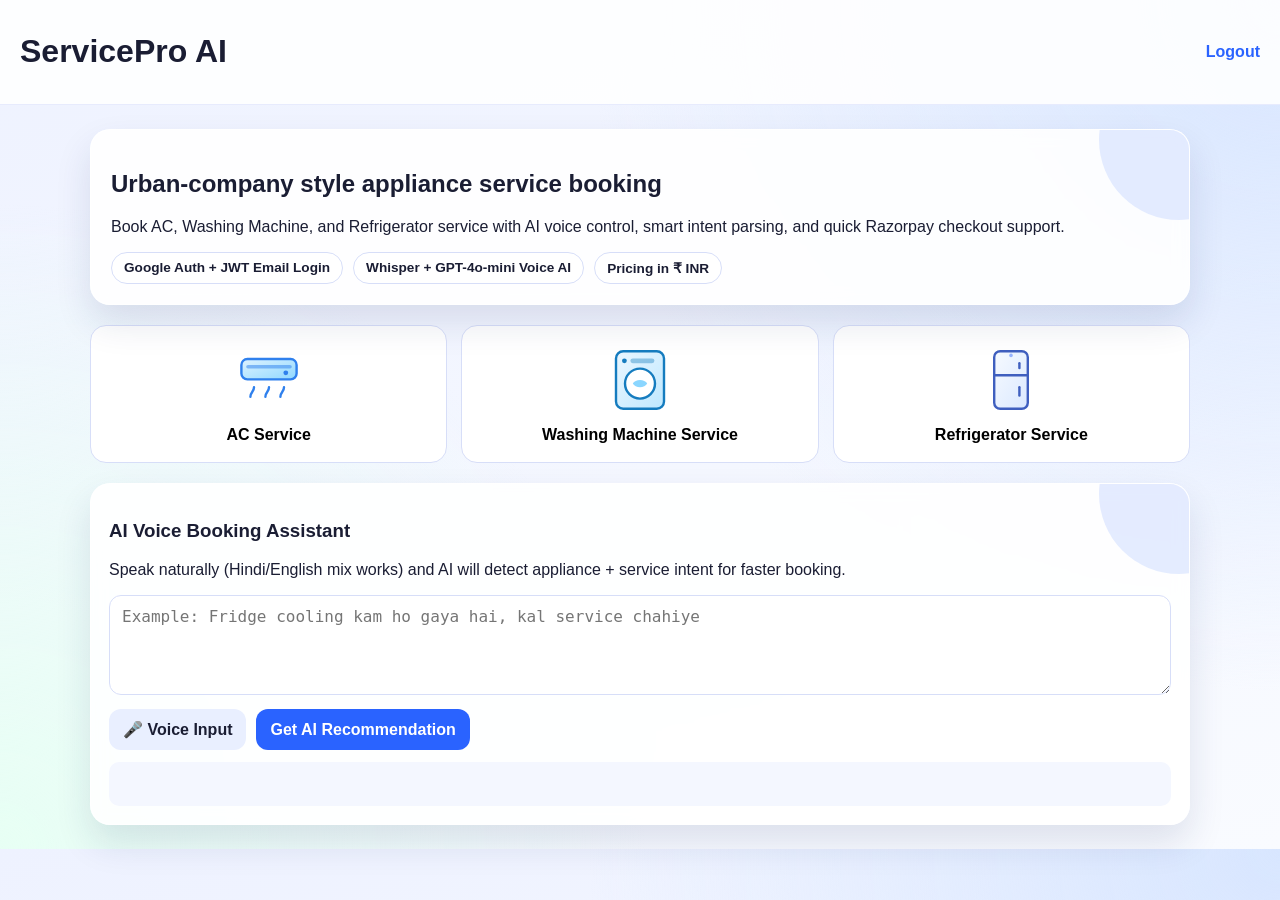
<file: app.html>
<!DOCTYPE html>
<html lang="en">
<head>
  <meta charset="UTF-8" />
  <meta name="viewport" content="width=device-width, initial-scale=1.0" />
  <title>ServicePro AI | Dashboard</title>
  <link rel="stylesheet" href="styles.css" />
</head>
<body>
  <header class="topbar">
    <h1>ServicePro AI</h1>
    <a class="logout" href="login.html">Logout</a>
  </header>

  <main class="dashboard">
    <section class="hero premium-card">
      <h2>Urban-company style appliance service booking</h2>
      <p>Book AC, Washing Machine, and Refrigerator service with AI voice control, smart intent parsing, and quick Razorpay checkout support.</p>
      <div class="chip-row">
        <span>Google Auth + JWT Email Login</span>
        <span>Whisper + GPT-4o-mini Voice AI</span>
        <span>Pricing in ₹ INR</span>
      </div>
    </section>

    <section class="appliances">
      <button class="appliance-btn" data-appliance="ac">
        <img src="assets/ac.svg" alt="AC logo" />
        <span>AC Service</span>
      </button>
      <button class="appliance-btn" data-appliance="washing-machine">
        <img src="assets/washing-machine.svg" alt="Washing Machine logo" />
        <span>Washing Machine Service</span>
      </button>
      <button class="appliance-btn" data-appliance="refrigerator">
        <img src="assets/refrigerator.svg" alt="Refrigerator logo" />
        <span>Refrigerator Service</span>
      </button>
    </section>

    <section class="ai-panel premium-card">
      <h3>AI Voice Booking Assistant</h3>
      <p>Speak naturally (Hindi/English mix works) and AI will detect appliance + service intent for faster booking.</p>
      <textarea id="issue-input" rows="4" placeholder="Example: Fridge cooling kam ho gaya hai, kal service chahiye"></textarea>
      <div class="controls">
        <button id="voice-issue" class="btn secondary">🎤 Voice Input</button>
        <button id="get-advice" class="btn primary">Get AI Recommendation</button>
      </div>
      <div id="ai-response" class="ai-response"></div>
    </section>
  </main>

  <script src="app.js"></script>
</body>
</html>
</file>
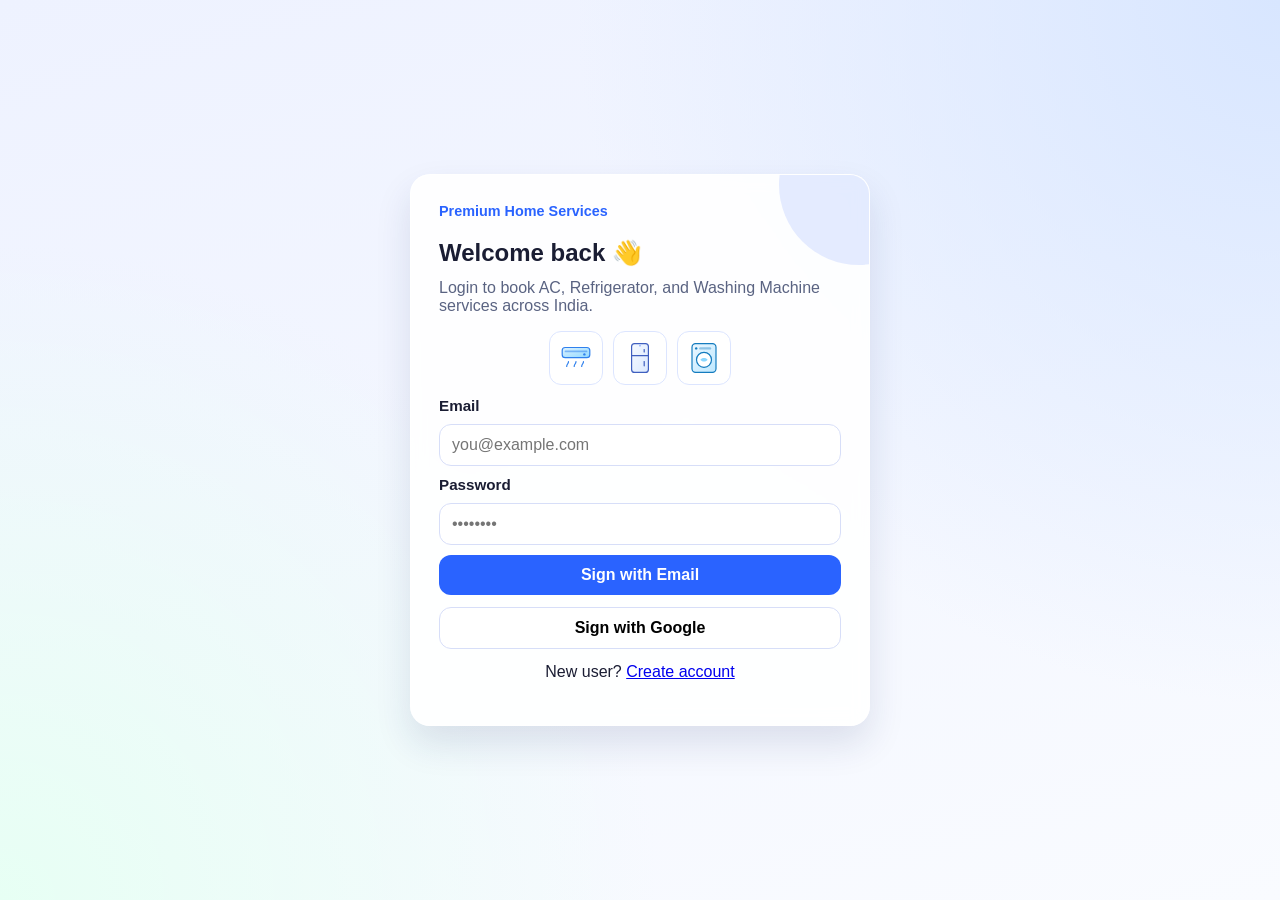
<file: login.html>
<!DOCTYPE html>
<html lang="en">
<head>
  <meta charset="UTF-8" />
  <meta name="viewport" content="width=device-width, initial-scale=1.0" />
  <title>ServicePro AI | Login</title>
  <link rel="stylesheet" href="styles.css" />
</head>
<body>
  <main class="auth-page">
    <section class="auth-card premium-card">
      <p class="eyebrow">Premium Home Services</p>
      <h1>Welcome back 👋</h1>
      <p class="subtitle">Login to book AC, Refrigerator, and Washing Machine services across India.</p>

      <div class="logo-row">
        <img src="assets/ac.svg" alt="AC" />
        <img src="assets/refrigerator.svg" alt="Refrigerator" />
        <img src="assets/washing-machine.svg" alt="Washing Machine" />
      </div>

      <form class="auth-form" id="login-form">
        <label>Email</label>
        <input type="email" placeholder="you@example.com" required />

        <label>Password</label>
        <input type="password" placeholder="••••••••" required />

        <button type="submit" class="btn primary">Sign with Email</button>
      </form>

      <button class="btn google" id="google-login">Sign with Google</button>
      <p class="switch-link">New user? <a href="signup.html">Create account</a></p>
    </section>
  </main>

  <script src="app.js"></script>
</body>
</html>
</file>
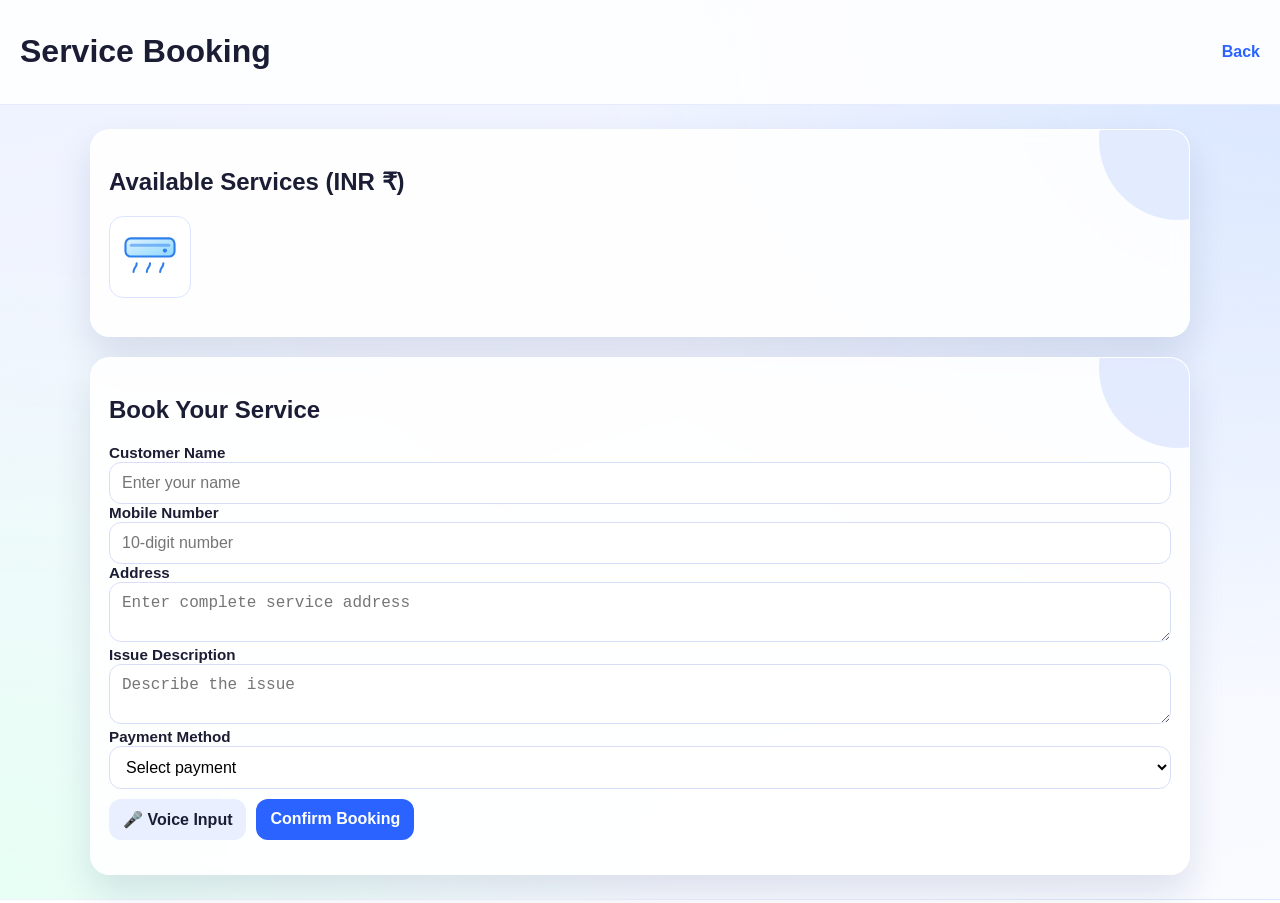
<file: service.html>
<!DOCTYPE html>
<html lang="en">
<head>
  <meta charset="UTF-8" />
  <meta name="viewport" content="width=device-width, initial-scale=1.0" />
  <title>ServicePro AI | Booking</title>
  <link rel="stylesheet" href="styles.css" />
</head>
<body>
  <header class="topbar">
    <h1 id="service-title">Service Booking</h1>
    <a class="logout" href="app.html">Back</a>
  </header>

  <main class="service-page">
    <section class="pricing-card premium-card">
      <h2 id="appliance-name">Available Services (INR ₹)</h2>
      <img id="appliance-image" class="service-logo" src="assets/ac.svg" alt="Appliance logo" />
      <ul id="pricing-list"></ul>
    </section>

    <section class="booking-card premium-card">
      <h2>Book Your Service</h2>
      <form id="booking-form">
        <label>Customer Name</label>
        <input type="text" required placeholder="Enter your name" />

        <label>Mobile Number</label>
        <input type="tel" required placeholder="10-digit number" />

        <label>Address</label>
        <textarea required placeholder="Enter complete service address"></textarea>

        <label>Issue Description</label>
        <textarea id="booking-issue" required placeholder="Describe the issue"></textarea>

        <label>Payment Method</label>
        <select required>
          <option value="">Select payment</option>
          <option>Razorpay (Online)</option>
          <option>Pay after service</option>
        </select>

        <div class="controls">
          <button type="button" id="voice-booking" class="btn secondary">🎤 Voice Input</button>
          <button type="submit" class="btn primary">Confirm Booking</button>
        </div>
      </form>
      <p id="booking-message"></p>
    </section>
  </main>

  <script src="app.js"></script>
</body>
</html>
</file>
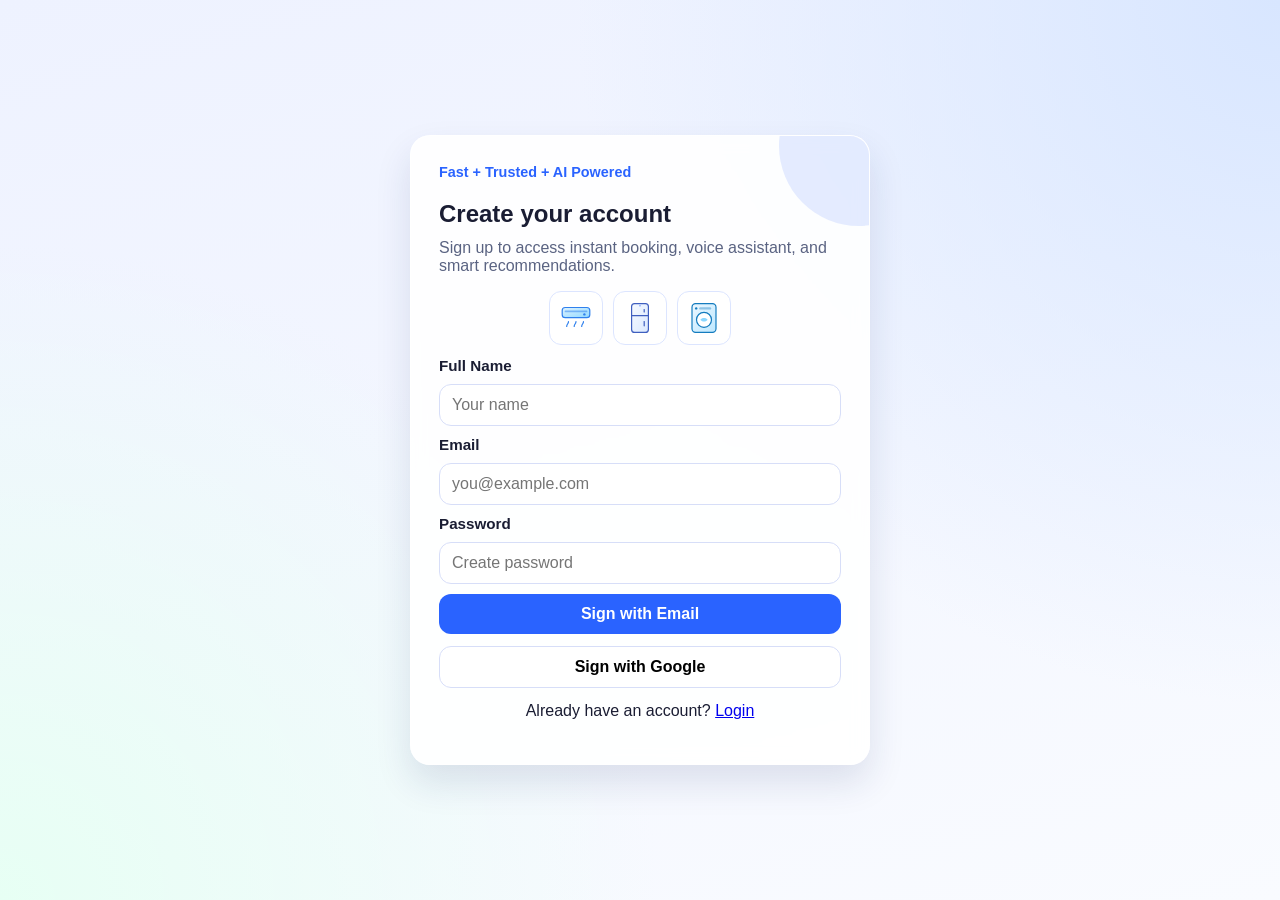
<file: signup.html>
<!DOCTYPE html>
<html lang="en">
<head>
  <meta charset="UTF-8" />
  <meta name="viewport" content="width=device-width, initial-scale=1.0" />
  <title>ServicePro AI | Signup</title>
  <link rel="stylesheet" href="styles.css" />
</head>
<body>
  <main class="auth-page">
    <section class="auth-card premium-card">
      <p class="eyebrow">Fast + Trusted + AI Powered</p>
      <h1>Create your account</h1>
      <p class="subtitle">Sign up to access instant booking, voice assistant, and smart recommendations.</p>

      <div class="logo-row">
        <img src="assets/ac.svg" alt="AC" />
        <img src="assets/refrigerator.svg" alt="Refrigerator" />
        <img src="assets/washing-machine.svg" alt="Washing Machine" />
      </div>

      <form class="auth-form" id="signup-form">
        <label>Full Name</label>
        <input type="text" placeholder="Your name" required />

        <label>Email</label>
        <input type="email" placeholder="you@example.com" required />

        <label>Password</label>
        <input type="password" placeholder="Create password" required />

        <button type="submit" class="btn primary">Sign with Email</button>
      </form>

      <button class="btn google" id="google-signup">Sign with Google</button>
      <p class="switch-link">Already have an account? <a href="login.html">Login</a></p>
    </section>
  </main>

  <script src="app.js"></script>
</body>
</html>
</file>
<file: styles.css>
:root {
  --bg: #f4f7ff;
  --card: rgba(255, 255, 255, 0.9);
  --primary: #2a63ff;
  --primary-dark: #1348d8;
  --text: #1a1d33;
  --muted: #5a6382;
  --accent: #e9efff;
}

* { box-sizing: border-box; }
body {
  margin: 0;
  font-family: Inter, Segoe UI, Arial, Helvetica, sans-serif;
  color: var(--text);
  background:
    radial-gradient(circle at top right, #d8e6ff 0%, transparent 45%),
    radial-gradient(circle at bottom left, #e7fff4 0%, transparent 42%),
    linear-gradient(165deg, #eef2ff, #f9fbff);
}

.auth-page {
  min-height: 100vh;
  display: grid;
  place-items: center;
  padding: 24px;
}

.auth-card, .ai-panel, .pricing-card, .booking-card, .hero {
  background: var(--card);
  border-radius: 20px;
  box-shadow: 0 18px 36px rgba(28, 43, 100, 0.12);
  border: 1px solid rgba(255, 255, 255, 0.85);
  backdrop-filter: blur(8px);
}

.premium-card {
  position: relative;
  overflow: hidden;
}
.premium-card::after {
  content: '';
  position: absolute;
  width: 160px;
  height: 160px;
  right: -70px;
  top: -70px;
  background: rgba(42, 99, 255, 0.12);
  border-radius: 50%;
  pointer-events: none;
}

.auth-card {
  width: min(460px, 100%);
  padding: 28px;
}

.eyebrow {
  margin: 0;
  font-weight: 700;
  color: var(--primary);
  font-size: 0.9rem;
}

.subtitle { color: var(--muted); margin-top: -8px; }
.auth-form { display: grid; gap: 10px; margin-top: 12px; }
label { font-weight: 600; font-size: 0.95rem; }
input, textarea, select {
  padding: 11px 12px;
  border: 1px solid #d7def8;
  border-radius: 12px;
  font-size: 1rem;
  width: 100%;
  background: #fff;
}

.logo-row {
  display: flex;
  justify-content: center;
  gap: 10px;
  margin: 10px 0 8px;
}
.logo-row img {
  width: 54px;
  height: 54px;
  padding: 8px;
  border-radius: 12px;
  background: #fff;
  border: 1px solid #dce5ff;
}

.btn {
  border: none;
  border-radius: 12px;
  padding: 11px 14px;
  font-size: 1rem;
  font-weight: 700;
  cursor: pointer;
}

.btn.primary { background: var(--primary); color: white; }
.btn.primary:hover { background: var(--primary-dark); }
.btn.google { background: #fff; border: 1px solid #d7def8; width: 100%; margin-top: 12px; }
.btn.secondary { background: var(--accent); color: var(--text); }
.switch-link { text-align: center; margin-top: 14px; }

.topbar {
  display: flex;
  justify-content: space-between;
  align-items: center;
  padding: 12px 20px;
  background: rgba(255, 255, 255, 0.9);
  border-bottom: 1px solid #e7ebfd;
}
.logout { text-decoration: none; color: var(--primary); font-weight: 600; }

.dashboard, .service-page {
  width: min(1100px, 95%);
  margin: 24px auto;
  display: grid;
  gap: 20px;
}

.hero { padding: 20px; }
.chip-row {
  display: flex;
  gap: 10px;
  flex-wrap: wrap;
}
.chip-row span {
  background: #fff;
  border: 1px solid #d7def8;
  border-radius: 999px;
  padding: 7px 12px;
  font-size: 0.85rem;
  font-weight: 600;
}

.appliances {
  display: grid;
  grid-template-columns: repeat(auto-fit, minmax(220px, 1fr));
  gap: 14px;
}
.appliance-btn {
  padding: 18px;
  background: #fff;
  border-radius: 16px;
  border: 1px solid #d7def8;
  font-weight: 700;
  font-size: 1rem;
  cursor: pointer;
  display: grid;
  justify-items: center;
  gap: 10px;
}
.appliance-btn img {
  width: 72px;
  height: 72px;
}
.appliance-btn:hover {
  border-color: var(--primary);
  color: var(--primary);
  transform: translateY(-1px);
}

.ai-panel, .pricing-card, .booking-card { padding: 18px; }
.controls { display: flex; gap: 10px; margin-top: 10px; flex-wrap: wrap; }
.ai-response {
  margin-top: 12px;
  background: var(--bg);
  padding: 10px;
  border-radius: 10px;
  min-height: 44px;
}

.service-logo {
  width: 82px;
  height: 82px;
  padding: 8px;
  border-radius: 14px;
  border: 1px solid #dce5ff;
  background: #fff;
}

#pricing-list { padding-left: 20px; line-height: 1.8; }
#booking-message { font-weight: 700; color: #0d7d45; }
</file>
